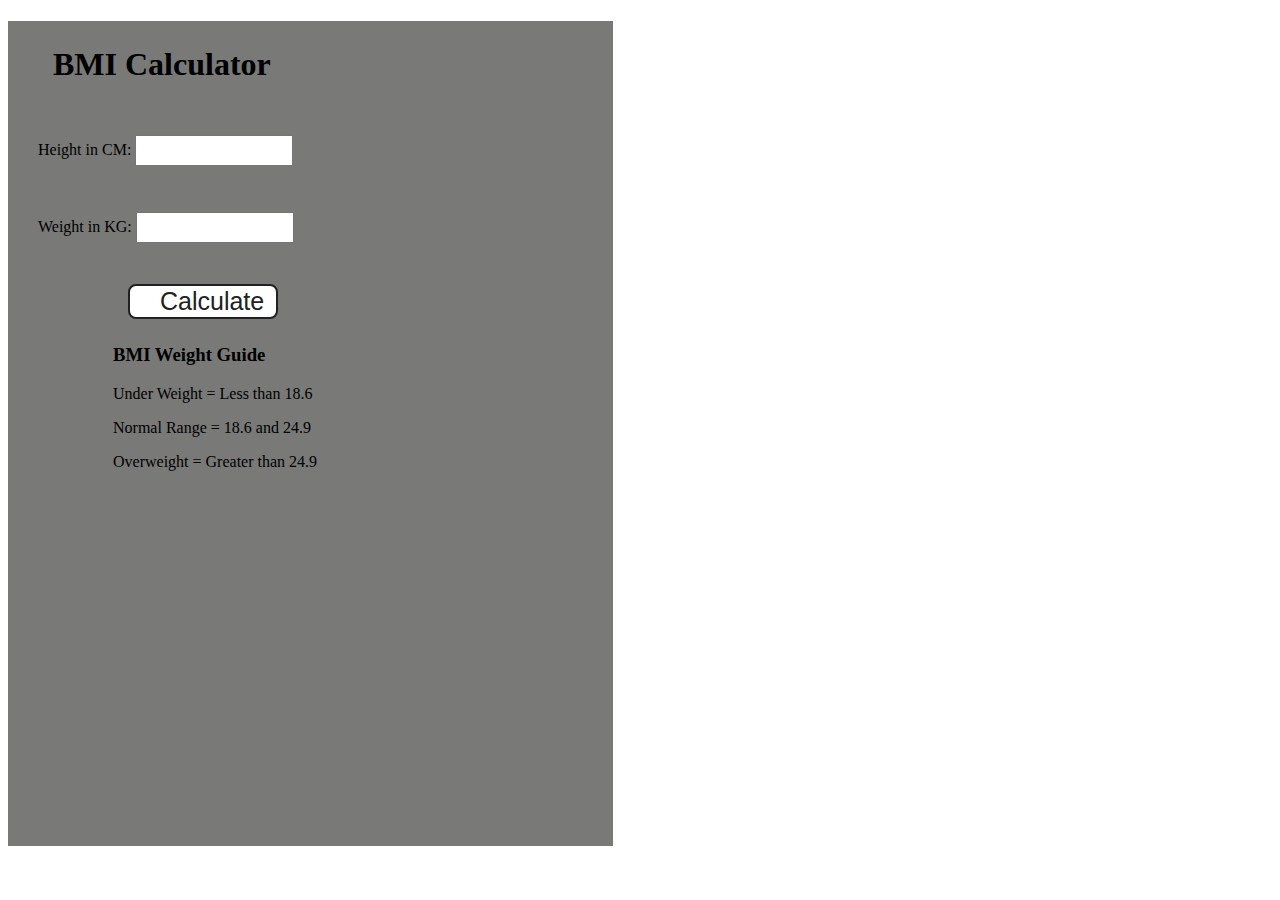
<file: bmi_calculator/index.html>
<!DOCTYPE html>
<html lang="en">
<head>
    <meta charset="UTF-8">
    <meta name="viewport" content="width=device-width, initial-scale=1.0">
    <title>BMI CAL</title>
    <link rel="stylesheet" href="style.css">
</head>
<body>
    <div class="container">
        <h1>BMI Calculator</h1>
        <form>
          <p><label>Height in CM: </label><input type="text" id="height" /></p>
          <p><label>Weight in KG: </label><input type="text" id="weight" /></p>
          <button>Calculate</button>
          <div id="results"></div>
          <div id="weight-guide">
            <h3>BMI Weight Guide</h3>
            <p>Under Weight = Less than 18.6</p>
            <p>Normal Range = 18.6 and 24.9</p>
            <p>Overweight = Greater than 24.9</p>
          </div>
        </form>
      </div>
    
</body>
<script src="app.js"></script>
</html>
</file>
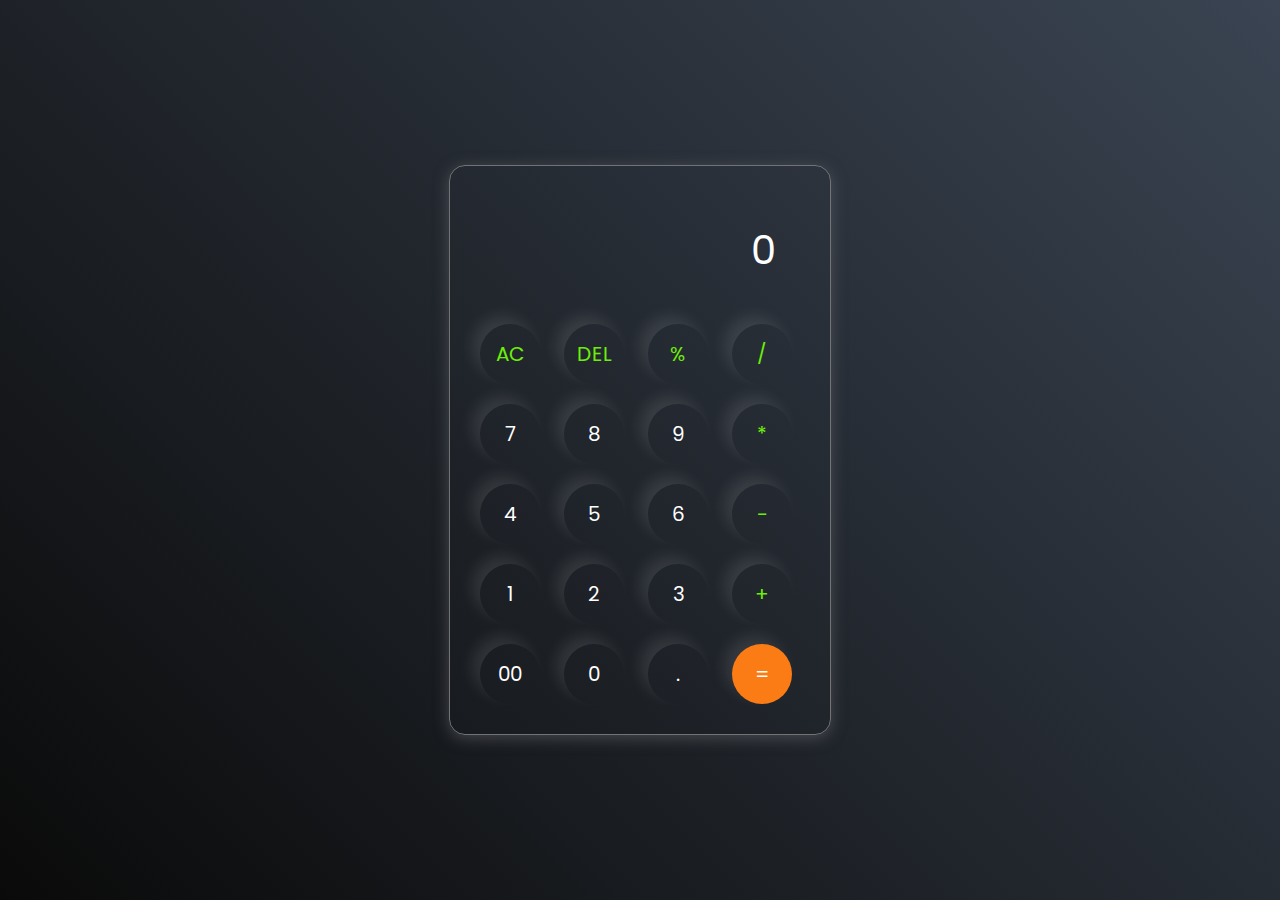
<file: calculator/index.html>
<!DOCTYPE html>
<html lang="en">
  <head>
    <meta charset="UTF-8" />
    <meta http-equiv="X-UA-Compatible" content="IE=edge" />
    <meta name="viewport" content="width=device-width, initial-scale=1.0" />
    <link rel="stylesheet" href="style.css" />
    <title>Calculator - By Code Traversal</title>
  </head>
  <body>
    <div class="container">
      <div class="calculator">
        <input type="text" id="inputBox" placeholder="0" />
        <div>
          <button class="button operator">AC</button>
          <button class="button operator">DEL</button>
          <button class="button operator">%</button>
          <button class="button operator">/</button>
        </div>
        <div>
          <button class="button">7</button>
          <button class="button">8</button>
          <button class="button">9</button>
          <button class="button operator">*</button>
        </div>
        <div>
          <button class="button">4</button>
          <button class="button">5</button>
          <button class="button">6</button>
          <button class="button operator">-</button>
        </div>
        <div>
          <button class="button">1</button>
          <button class="button">2</button>
          <button class="button">3</button>
          <button class="button operator">+</button>
        </div>

        <div>
          <button class="button">00</button>
          <button class="button">0</button>
          <button class="button">.</button>
          <button class="button equalBtn">=</button>
        </div>
      </div>
    </div>

    <script src="app.js"></script>
  </body>
</html>
</file>
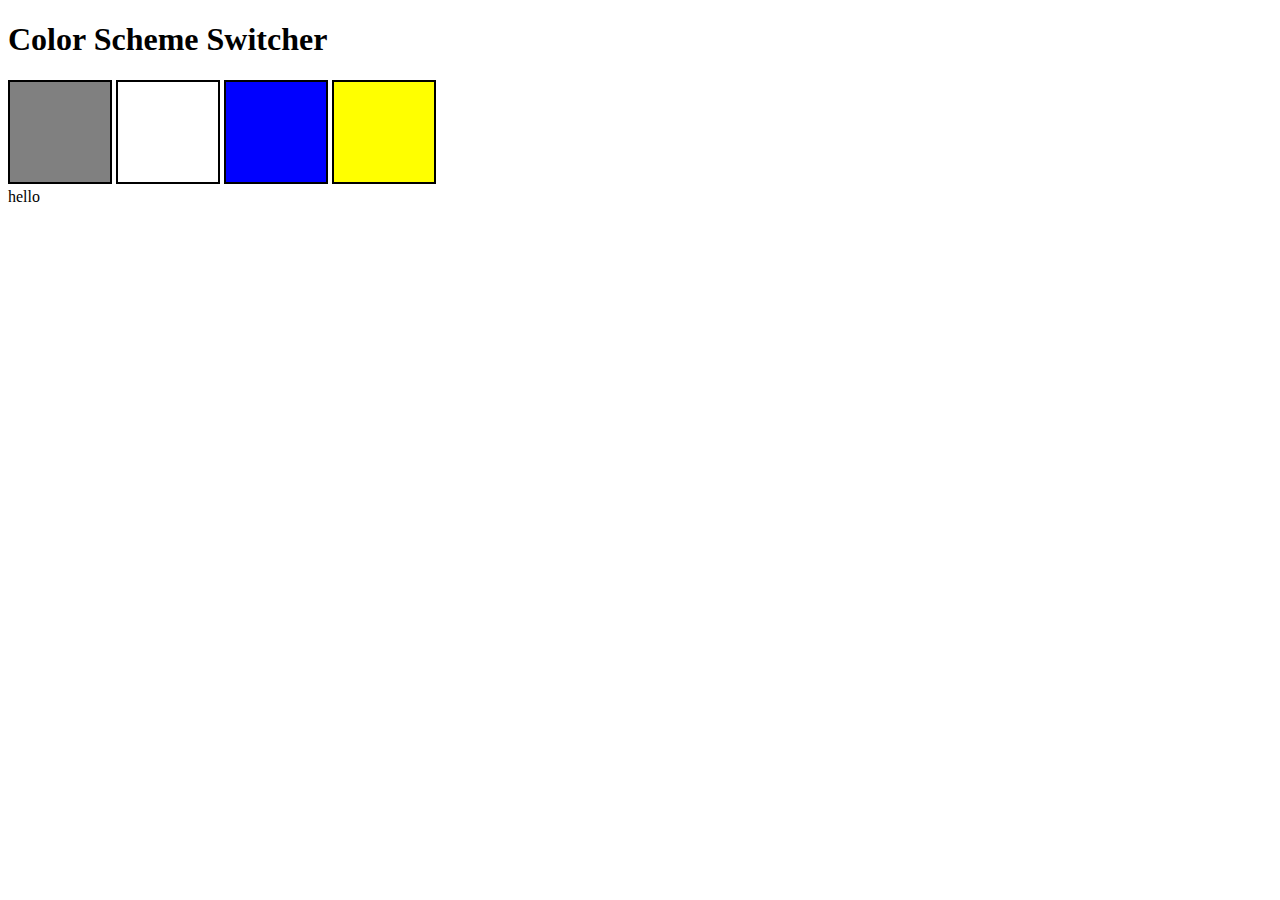
<file: color-changer/index.html>
<!DOCTYPE html>
<html lang="en">
<head>
    <meta charset="UTF-8">
    <meta name="viewport" content="width=device-width, initial-scale=1.0">
    <title>ColorChanger</title>
    <link rel="stylesheet" href="style.css">
</head>
<body>
<h1>Color Scheme Switcher</h1>
<span class="button" id="grey"></span>
<span class="button" id="white"></span>
<span class="button" id="blue"></span>
<span class="button" id="yellow"></span>
  <span>hello</span>
    <script src="app.js"></script>
</body>
</html>
</file>
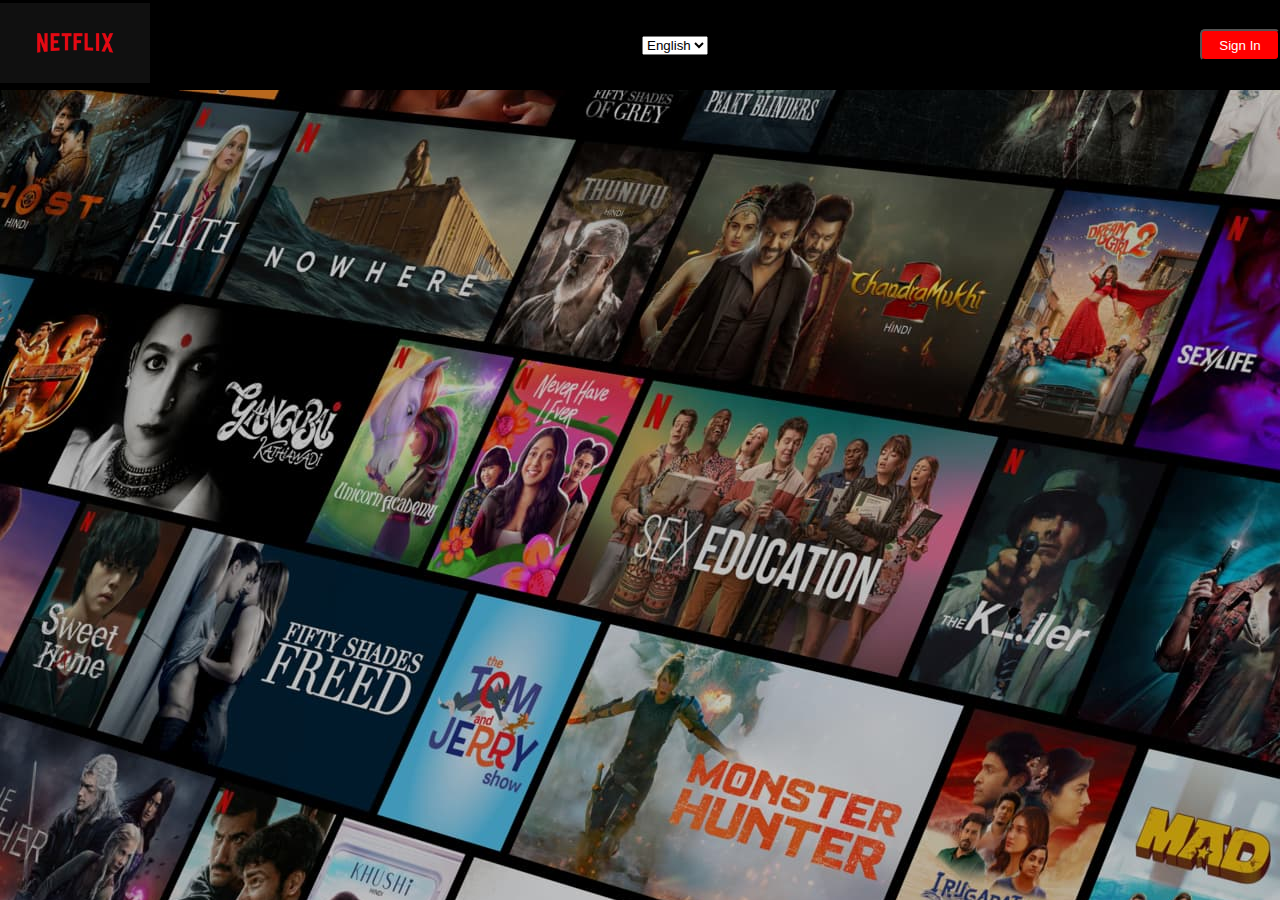
<file: netflix-clone/index.html>
<!DOCTYPE html>
<html lang="en">
<head>
    <meta charset="UTF-8">
    <meta name="viewport" content="width=device-width, initial-scale=1.0">
    <title>Netflix</title>
    <link rel="stylesheet" href="style.css">
    <link rel="icon" type="image/x-icon" href="netflix-icon.svg">
</head>
<body>
    <div class="main">
    <header>
        <div class="navbar">
            <div class="logo">
                <img src="logo-net.jpg" alt="Description of the image">
            </div>
            <div class="lang">
                <select name="" id="">
                    <option >English</option>
                    <option>Hindi</option>
                </select>
            </div>
            <div class="lgn-button">
                <button>Sign In</button>
            </div>
        </div>

    </header>
</div>
    
</body>
</html>
</file>
<file: bmi_calculator/style.css>
.container {
    width: 575px;
    height: 825px;
  
    background-color: #797978;
    padding-left: 30px;
  }
  #height,
  #weight {
    width: 150px;
    height: 25px;
    margin-top: 30px;
  }
  
  #weight-guide {
    margin-left: 75px;
    margin-top: 25px;
  }
  
  #results {
    font-size: 35px;
    margin-left: 90px;
    margin-top: 20px;
    color: rgb(241, 241, 241);
  }
  
  button {
    width: 150px;
    height: 35px;
    margin-left: 90px;
    margin-top: 25px;
    background-color: #fff;
    padding: 1px 30px;
    border-radius: 8px;
    color: #212121;
    text-decoration: none;
    border: 2px solid #212121;
  
    font-size: 25px;
  }
  
  h1 {
    padding-left: 15px;
    padding-top: 25px;
    
  }
</file>
<file: calculator/style.css>
@import url('https://fonts.googleapis.com/css2?family=Poppins:wght@500&display=swap');

*{
    margin: 0;
    padding: 0;
    box-sizing: border-box;
    font-family: 'Poppins', sans-serif;
}

body{
    width: 100%;
    height: 100vh;
    display: flex;
    justify-content: center;
    align-items: center;
    background: linear-gradient(45deg, #0a0a0a, #3a4452);
}

.calculator{
    border: 1px solid #717377;
    padding: 20px;
    border-radius: 16px;
    background: transparent;
    box-shadow: 0px 3px 15px rgba(113, 115, 119, 0.5);

}

input{
    width: 320px;
    border: none;
    padding: 24px;
    margin: 10px;
    background: transparent;
    box-shadow: 0px 3px 15px rgbs(84, 84, 84, 0.1);
    font-size: 40px;
    text-align: right;
    cursor: pointer;
    color: #ffffff;
}

input::placeholder{
    color: #ffffff;
}

button{
    border: none;
    width: 60px;
    height: 60px;
    margin: 10px;
    border-radius: 50%;
    background: transparent;
    color: #ffffff;
    font-size: 20px;
    box-shadow: -8px -8px 15px rgba(255, 255, 255, 0.1);
    cursor: pointer;
}

.equalBtn{
    background-color: #fb7c14;
}

.operator{
    color: #6dee0a;
}
</file>
<file: color-changer/style.css>
html {
    margin: 0;
  }
  
  span {
    display: block;
  }
  .canvas {
    margin: 100px auto 100px;
    width: 80%;
    text-align: center;
  }
  
  .button {
    width: 100px;
    height: 100px;
    border: solid black 2px;
    display: inline-block;
  }
  
  #grey {
    background: grey;
  }
  
  #white {
    background: white;
  }
  #blue {
    background: blue;
  }
  #yellow {
    background: yellow;
  }
</file>
<file: netflix-clone/style.css>
body{
    margin: 0;
    padding: 0;
   background-color: black;
   
   background-image: url(bg.jpg);
}

.navbar{
  
    justify-content: space-between;
    margin: auto;
    display: flex;
    align-items: center;
    height: 90px;
    align-items: center;
    background-color: black;
    
}
.logo img{
    color: red;
    height: 80px;
    width: 150px;
    
   
}
button{
    background-color: red;
    color: white;
    height: 32px;
    width: 80px;
    border-radius: 5px;
}
</file>
